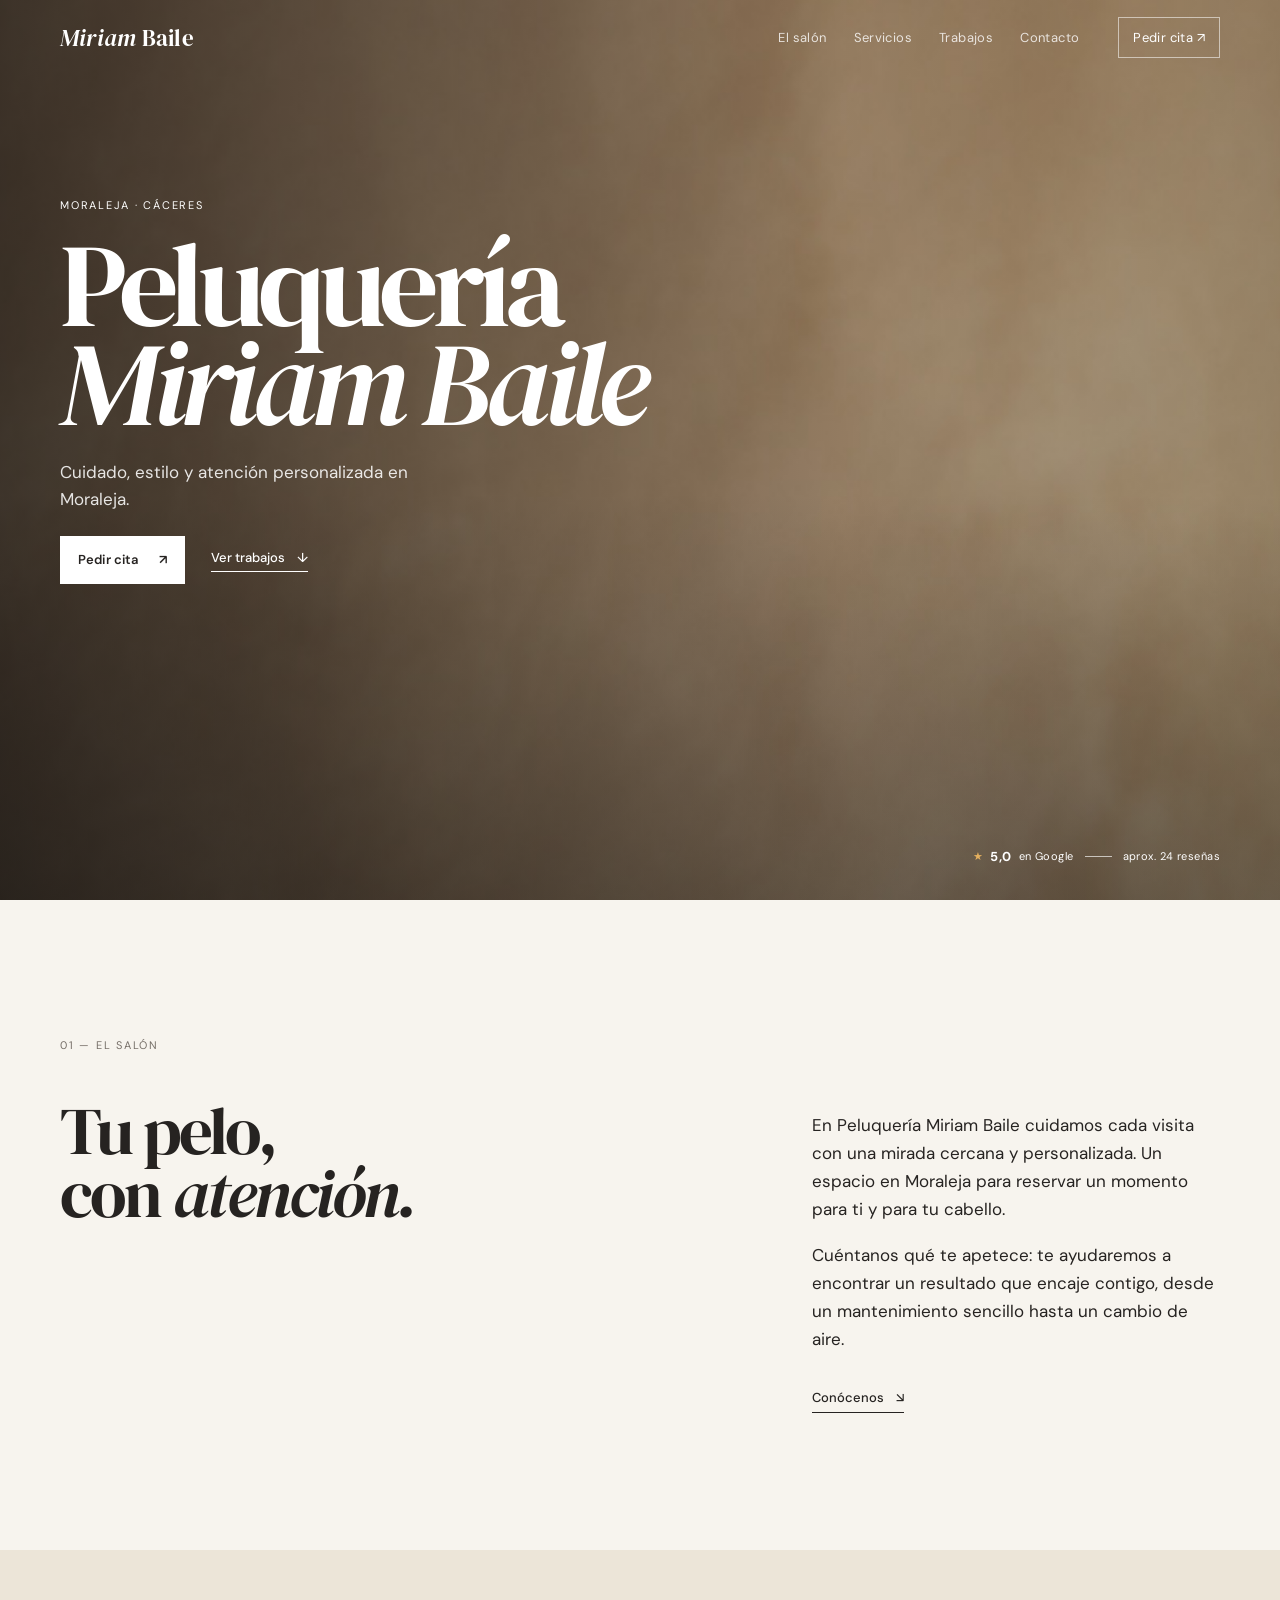
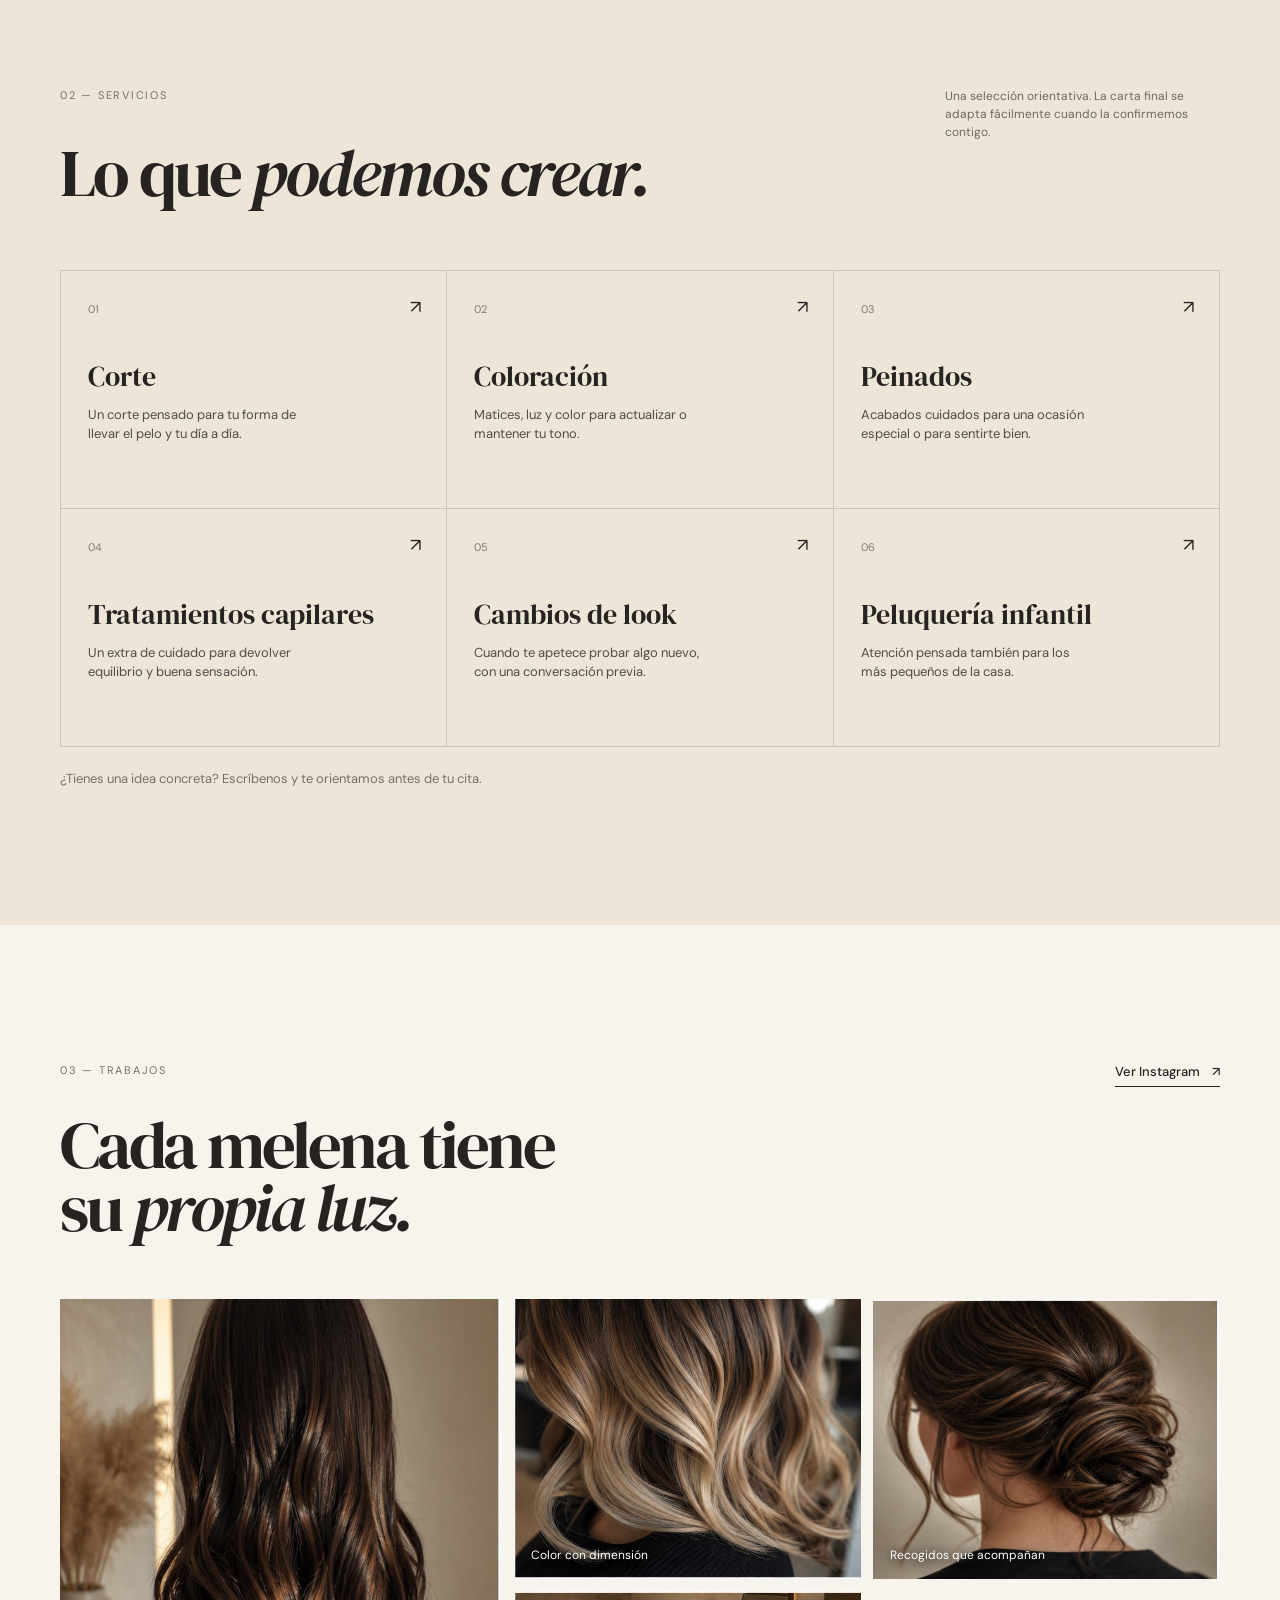
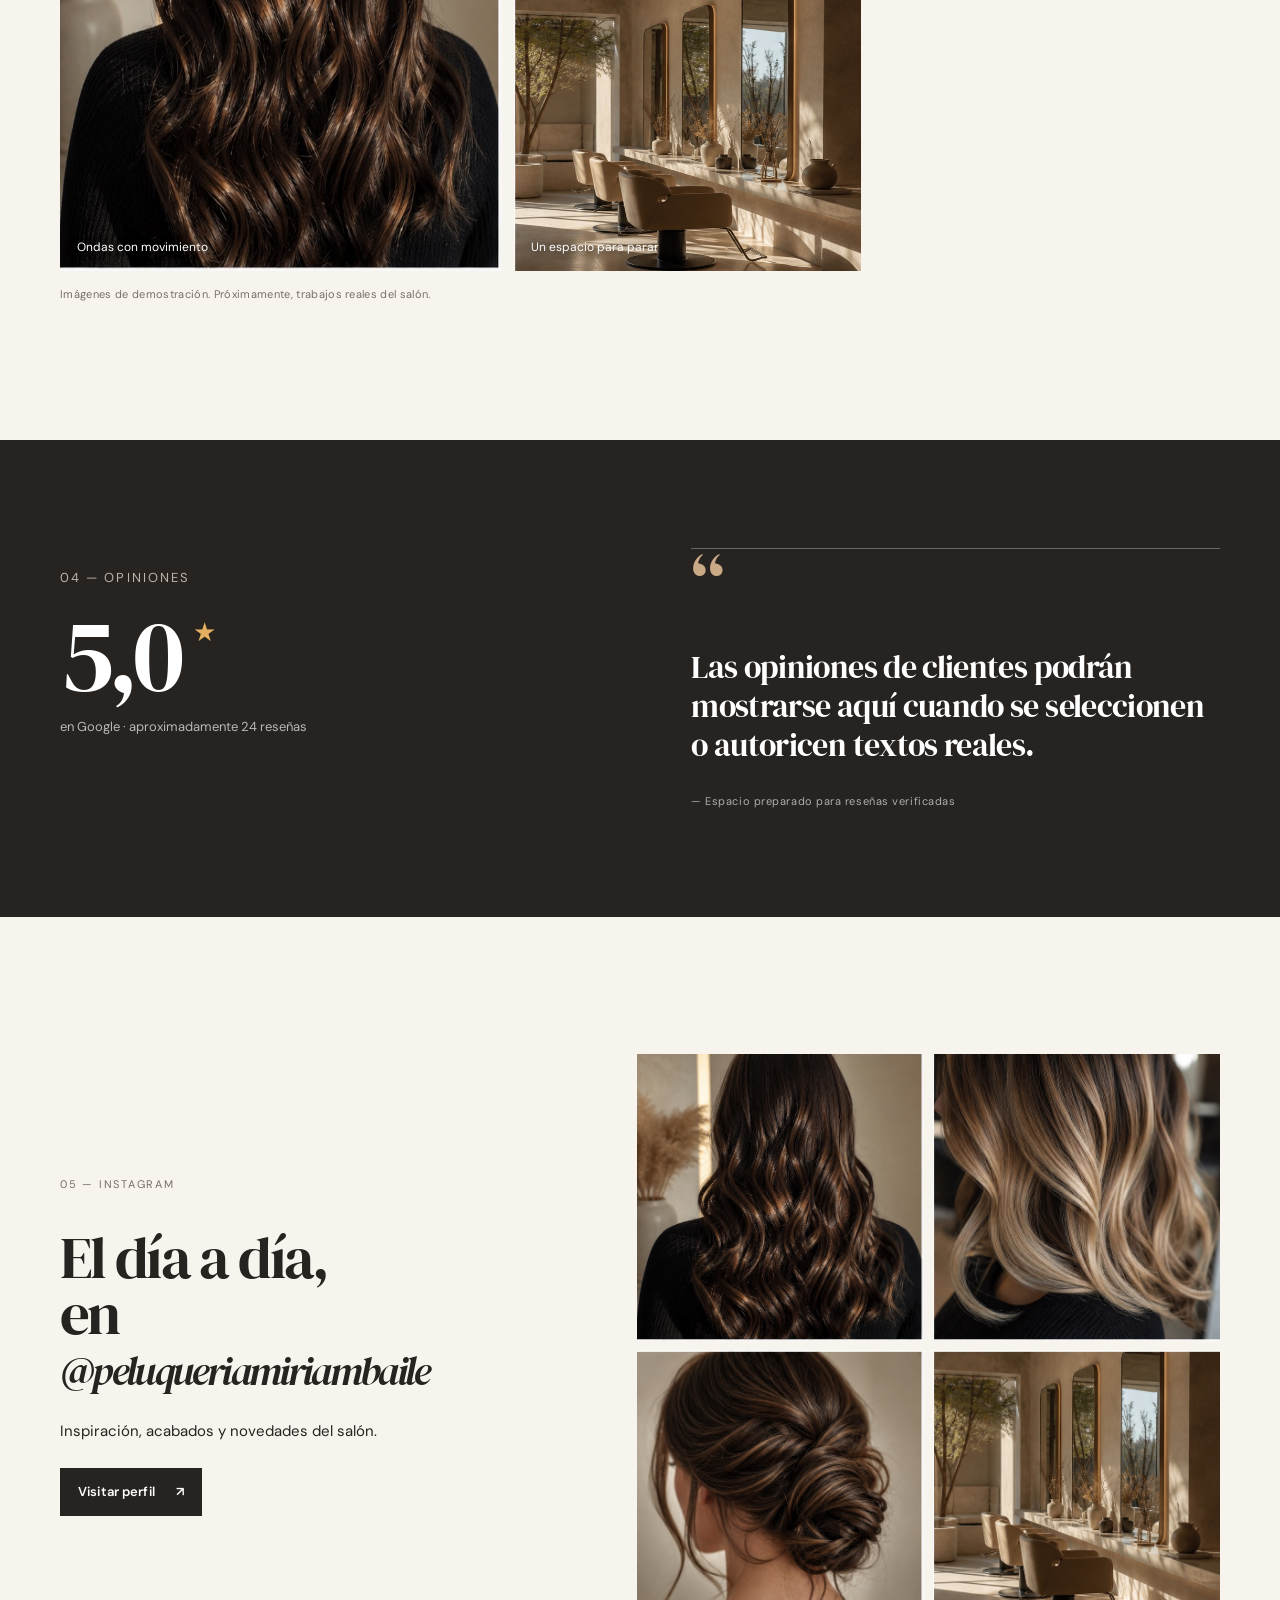
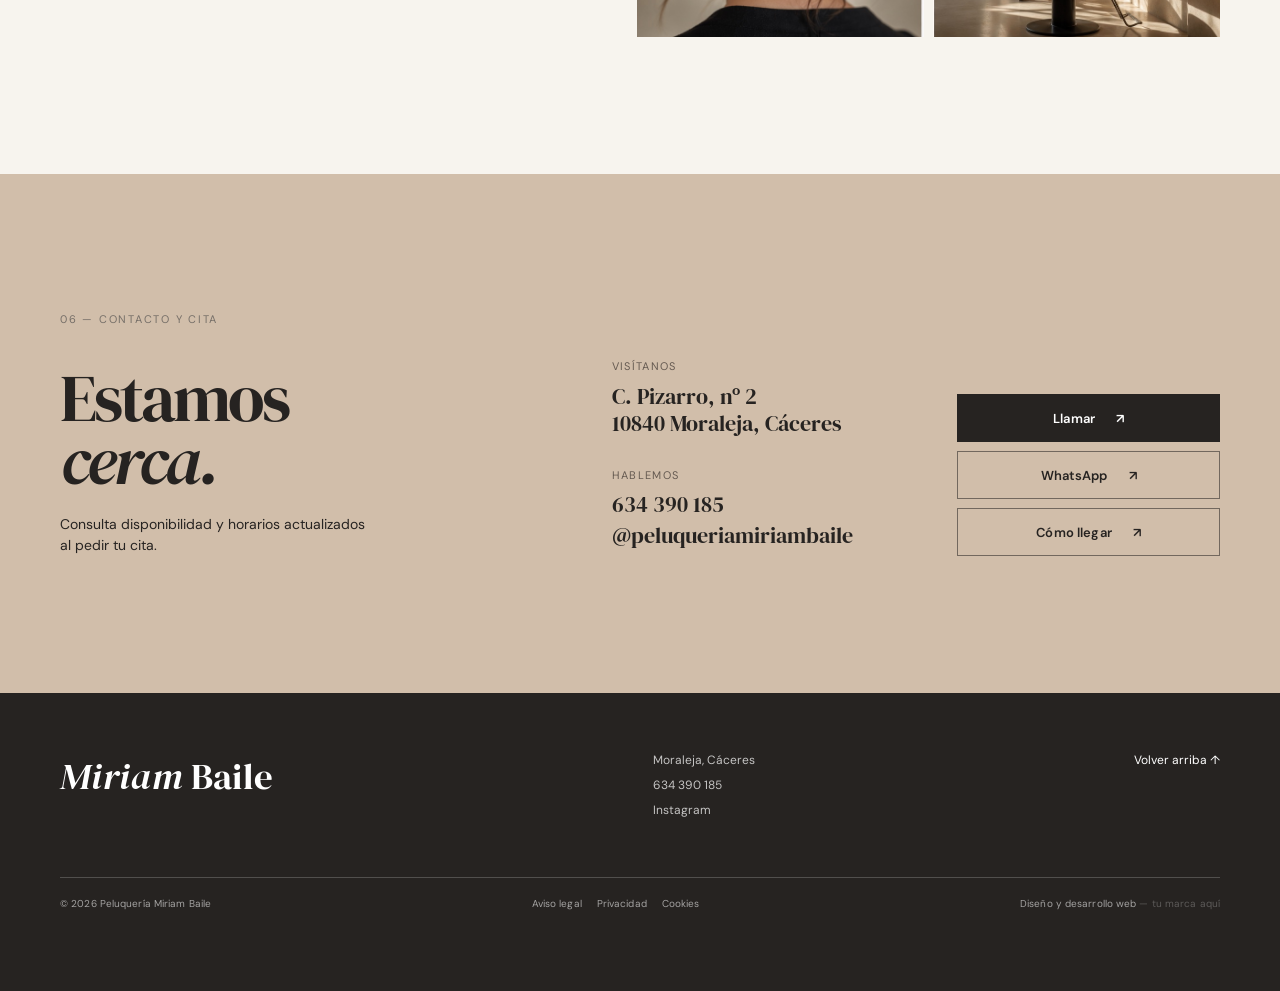
<file: index.html>
<!doctype html>
<html lang="es">
<head>
  <meta charset="utf-8"><meta name="viewport" content="width=device-width, initial-scale=1">
  <meta name="description" content="Peluquería Miriam Baile en Moraleja, Cáceres. Cuidado, estilo y atención personalizada. Pide tu cita por teléfono o WhatsApp.">
  <meta name="robots" content="index, follow"><meta name="theme-color" content="#262321">
  <meta property="og:type" content="website"><meta property="og:locale" content="es_ES"><meta property="og:title" content="Peluquería Miriam Baile | Moraleja, Cáceres"><meta property="og:description" content="Cuidado, estilo y atención personalizada en Moraleja."><meta property="og:image" content="assets/editorial-salon.jpg"><meta name="twitter:card" content="summary_large_image">
  <link rel="canonical" href="https://peluqueriamiriambaile.es/"><link rel="icon" href="favicon.svg" type="image/svg+xml"><link rel="manifest" href="site.webmanifest"><link rel="preconnect" href="https://fonts.googleapis.com"><link rel="preconnect" href="https://fonts.gstatic.com" crossorigin><link href="https://fonts.googleapis.com/css2?family=DM+Sans:opsz,wght@9..40,400;9..40,500;9..40,600&family=DM+Serif+Display:ital@0;1&display=swap" rel="stylesheet"><link rel="stylesheet" href="styles.css">
  <title>Peluquería Miriam Baile | Peluquería en Moraleja, Cáceres</title>
</head>
<body>
  <a class="skip-link" href="#contenido">Saltar al contenido</a>
  <header class="header" data-header><a class="brand" href="#inicio" aria-label="Peluquería Miriam Baile, inicio"><span>Miriam</span> Baile</a><button class="menu-button" type="button" aria-label="Abrir menú" aria-expanded="false" data-menu-button><span></span><span></span></button><nav class="nav" aria-label="Navegación principal" data-nav><a href="#el-salon">El salón</a><a href="#servicios">Servicios</a><a href="#trabajos">Trabajos</a><a href="#contacto">Contacto</a><a class="nav-cta" data-whatsapp href="#">Pedir cita <span aria-hidden="true">↗</span></a></nav></header>
  <main id="contenido">
    <section class="hero" id="inicio" aria-labelledby="hero-title"><div class="hero-image" role="img" aria-label="Detalle editorial de una melena con ondas"></div><div class="hero-shade"></div><div class="hero-content wrap"><p class="eyebrow reveal">Moraleja · Cáceres</p><h1 id="hero-title" class="reveal">Peluquería<br><em>Miriam Baile</em></h1><p class="hero-copy reveal">Un espacio para cuidar tu cabello, encontrar tu estilo y salir sintiéndote tú.</p><div class="hero-actions reveal"><a class="button button-light" data-whatsapp href="#">Pedir cita <span aria-hidden="true">↗</span></a><a class="text-link text-link-light" href="#trabajos">Ver trabajos <span aria-hidden="true">↓</span></a></div></div><div class="hero-note"><span class="star" aria-hidden="true">★</span> <strong>5,0</strong> en Google <span class="note-rule"></span> aprox. 24 reseñas</div></section>
    <section class="intro section wrap" id="el-salon" aria-labelledby="intro-title"><div class="section-label reveal">01 — El salón</div><div class="intro-grid"><h2 id="intro-title" class="display reveal">Tu pelo,<br>con <em>atención.</em></h2><div class="intro-text reveal"><p>En Peluquería Miriam Baile cuidamos cada visita con una mirada cercana y personalizada. Un espacio en Moraleja para reservar un momento para ti y para tu cabello.</p><p>Cuéntanos qué te apetece: te ayudaremos a encontrar un resultado que encaje contigo, desde un mantenimiento sencillo hasta un cambio de aire.</p><a href="#contacto" class="text-link">Conócenos <span aria-hidden="true">↘</span></a></div></div></section>
    <section class="services section" id="servicios" aria-labelledby="services-title"><div class="wrap"><div class="section-top"><div class="section-label reveal">02 — Servicios</div><p class="subtle reveal">Una selección orientativa. La carta final se adapta fácilmente cuando la confirmemos contigo.</p></div><h2 id="services-title" class="display reveal">Lo que <em>podemos crear.</em></h2><div class="service-grid" data-services></div><p class="service-note reveal">¿Tienes una idea concreta? Escríbenos y te orientamos antes de tu cita.</p></div></section>
    <section class="work section wrap" id="trabajos" aria-labelledby="work-title"><div class="section-top"><div class="section-label reveal">03 — Trabajos</div><a class="text-link reveal" data-instagram href="#" target="_blank" rel="noopener">Ver Instagram <span aria-hidden="true">↗</span></a></div><h2 id="work-title" class="display reveal">Cada melena tiene<br>su <em>propia luz.</em></h2><!-- Sustituye las imágenes de esta cuadrícula por fotografías propias autorizadas. --><div class="gallery reveal" aria-label="Galería de trabajos de ejemplo"><figure class="tile tile-one"><div role="img" aria-label="Ejemplo visual de melena con ondas"></div><figcaption>Ondas con movimiento</figcaption></figure><figure class="tile tile-two"><div role="img" aria-label="Ejemplo visual de color rubio cálido"></div><figcaption>Color con dimensión</figcaption></figure><figure class="tile tile-three"><div role="img" aria-label="Ejemplo visual de recogido elegante"></div><figcaption>Recogidos que acompañan</figcaption></figure><figure class="tile tile-four"><div role="img" aria-label="Ejemplo visual de interior de salón"></div><figcaption>Un espacio para parar</figcaption></figure></div><p class="gallery-caption reveal">Imágenes de demostración. Próximamente, trabajos reales del salón.</p></section>
    <section class="review-section" aria-labelledby="reviews-title"><div class="wrap review-grid"><div class="review-score reveal"><p class="section-label">04 — Opiniones</p><h2 id="reviews-title"><span>5,0</span> <b>★</b></h2><p>en Google · aproximadamente 24 reseñas</p></div><blockquote class="review-placeholder reveal"><span class="quote-mark">“</span><p>Las opiniones de clientes podrán mostrarse aquí cuando se seleccionen o autoricen textos reales.</p><footer>— Espacio preparado para reseñas verificadas</footer></blockquote></div></section>
    <section class="instagram section wrap" aria-labelledby="instagram-title"><div class="instagram-copy reveal"><div class="section-label">05 — Instagram</div><h2 id="instagram-title" class="display">El día a día,<br>en <em>@peluqueriamiriambaile</em></h2><p>Inspiración, acabados y novedades del salón.</p><a class="button button-dark" data-instagram href="#" target="_blank" rel="noopener">Visitar perfil <span aria-hidden="true">↗</span></a></div><div class="insta-feed reveal" aria-label="Vista previa de Instagram"><div class="insta-one"></div><div class="insta-two"></div><div class="insta-three"></div><div class="insta-four"></div></div></section>
    <section class="contact section" id="contacto" aria-labelledby="contact-title"><div class="wrap contact-grid"><div class="contact-head reveal"><div class="section-label">06 — Contacto y cita</div><h2 id="contact-title" class="display">Estamos<br><em>cerca.</em></h2><p>Consulta disponibilidad y horarios actualizados al pedir tu cita.</p></div><div class="contact-details reveal"><div><p class="detail-label">Visítanos</p><a data-maps href="#" target="_blank" rel="noopener">C. Pizarro, nº 2<br>10840 Moraleja, Cáceres</a></div><div><p class="detail-label">Hablemos</p><a data-tel href="#">634 390 185</a><a data-instagram href="#" target="_blank" rel="noopener">@peluqueriamiriambaile</a></div></div><div class="contact-actions reveal"><a class="button button-dark" data-tel href="#">Llamar <span aria-hidden="true">↗</span></a><a class="button button-outline" data-whatsapp href="#">WhatsApp <span aria-hidden="true">↗</span></a><a class="button button-outline" data-maps href="#" target="_blank" rel="noopener">Cómo llegar <span aria-hidden="true">↗</span></a></div></div></section>
  </main>
  <footer class="footer"><div class="wrap footer-top"><a class="brand brand-footer" href="#inicio"><span>Miriam</span> Baile</a><div class="footer-address"><span>Moraleja, Cáceres</span><a data-tel href="#">634 390 185</a><a data-instagram href="#" target="_blank" rel="noopener">Instagram</a></div><a class="back-top" href="#inicio">Volver arriba <span aria-hidden="true">↑</span></a></div><div class="wrap footer-bottom"><span>© <span data-year></span> Peluquería Miriam Baile</span><div><a href="aviso-legal.html">Aviso legal</a><a href="privacidad.html">Privacidad</a><a href="cookies.html">Cookies</a></div><span class="credit">Diseño y desarrollo web <em>— tu marca aquí</em></span></div></footer>
  <nav class="mobile-bar" aria-label="Acciones rápidas"><a data-whatsapp href="#">WhatsApp</a><a data-tel href="#">Llamar</a><a class="mobile-appointment" data-whatsapp href="#">Pedir cita</a></nav><script type="application/ld+json" data-schema></script><script src="config.js"></script><script src="main.js"></script>
</body></html>
</file>
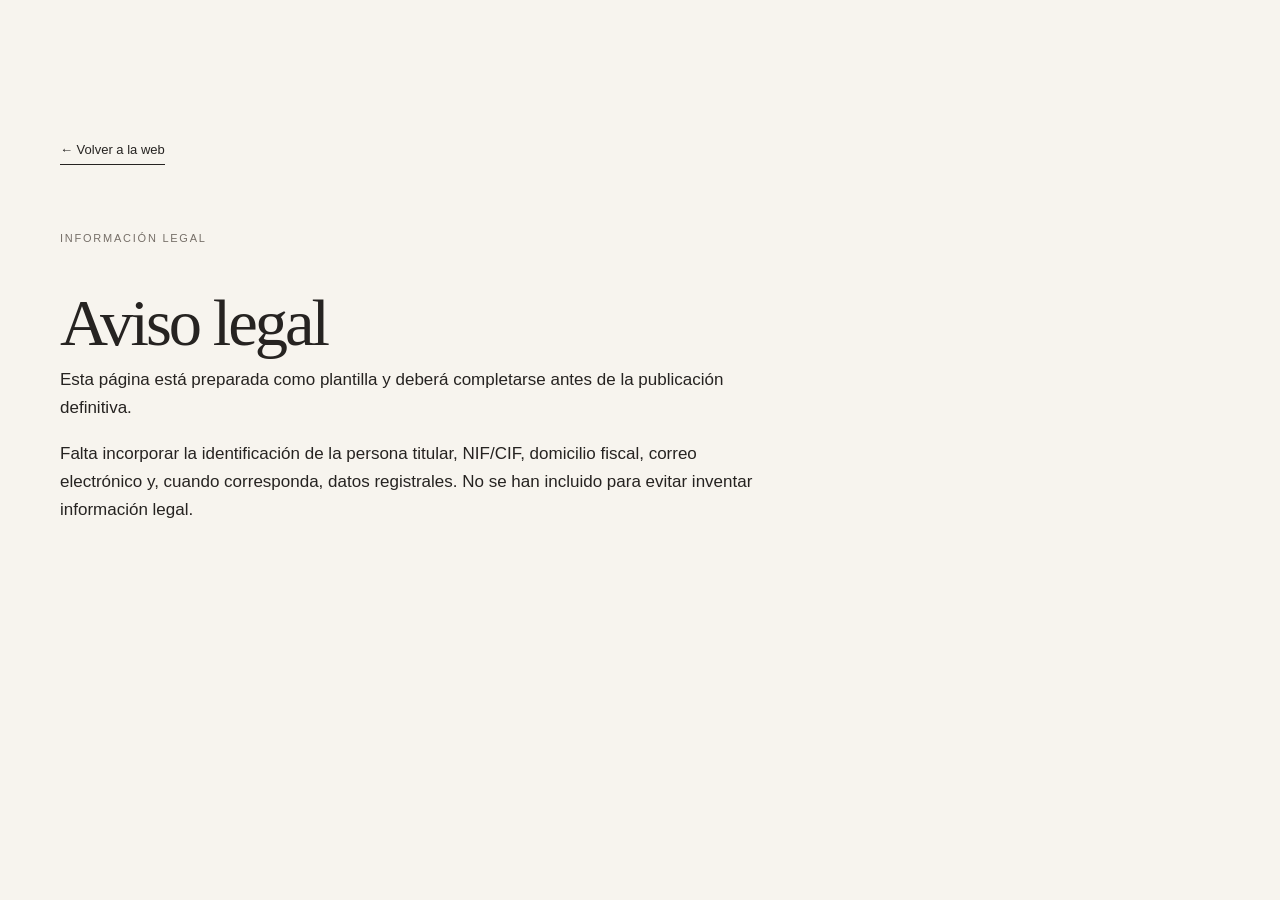
<file: aviso-legal.html>
<!doctype html><html lang="es"><head><meta charset="utf-8"><meta name="viewport" content="width=device-width,initial-scale=1"><meta name="robots" content="noindex"><title>Aviso legal | Peluquería Miriam Baile</title><link rel="stylesheet" href="styles.css"></head><body><main class="section wrap" style="min-height:70vh"><a class="text-link" href="index.html">← Volver a la web</a><p class="section-label" style="margin-top:65px">Información legal</p><h1 class="display">Aviso legal</h1><div class="intro-text" style="max-width:720px"><p>Esta página está preparada como plantilla y deberá completarse antes de la publicación definitiva.</p><p>Falta incorporar la identificación de la persona titular, NIF/CIF, domicilio fiscal, correo electrónico y, cuando corresponda, datos registrales. No se han incluido para evitar inventar información legal.</p></div></main></body></html>
</file>
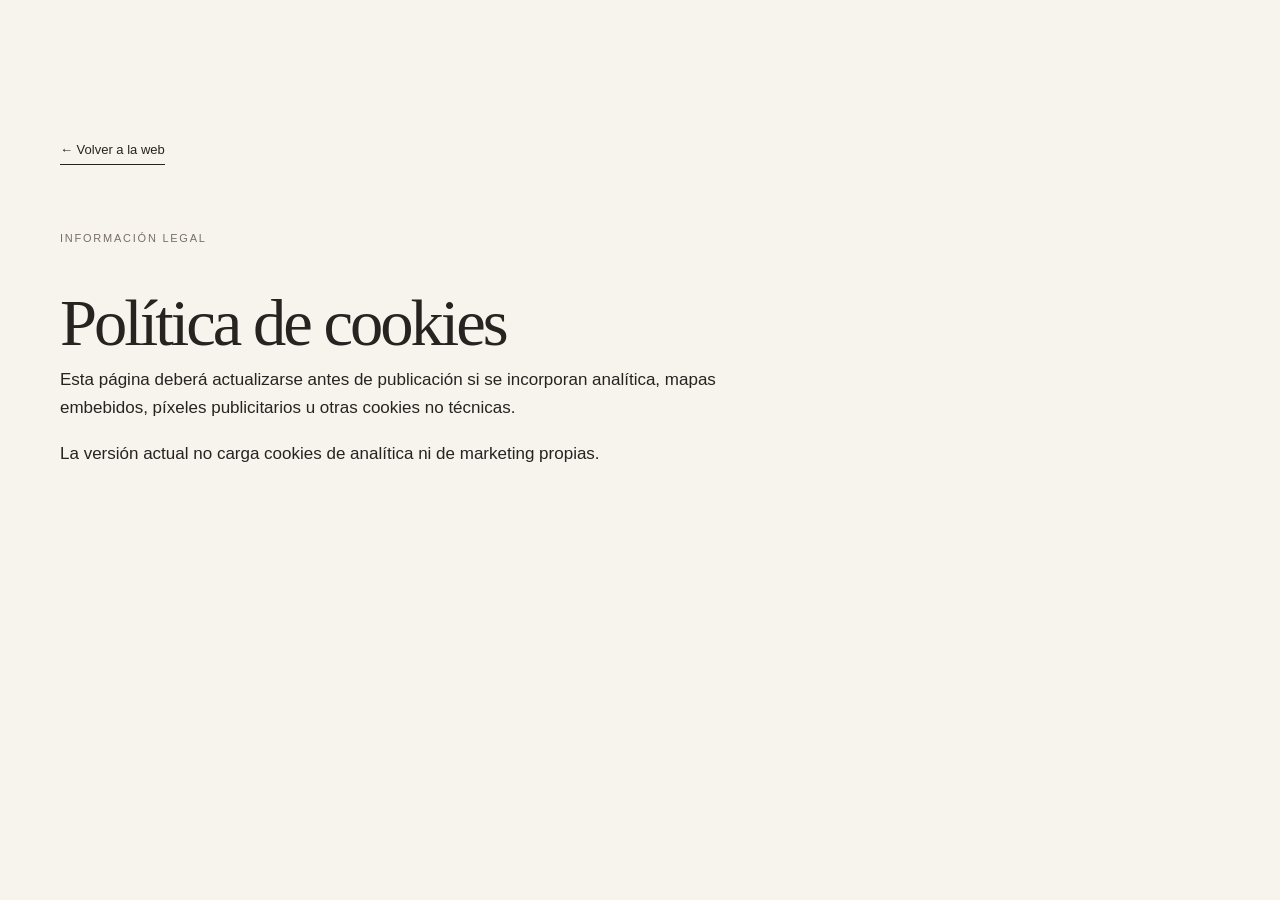
<file: cookies.html>
<!doctype html><html lang="es"><head><meta charset="utf-8"><meta name="viewport" content="width=device-width,initial-scale=1"><meta name="robots" content="noindex"><title>Política de cookies | Peluquería Miriam Baile</title><link rel="stylesheet" href="styles.css"></head><body><main class="section wrap" style="min-height:70vh"><a class="text-link" href="index.html">← Volver a la web</a><p class="section-label" style="margin-top:65px">Información legal</p><h1 class="display">Política de cookies</h1><div class="intro-text" style="max-width:720px"><p>Esta página deberá actualizarse antes de publicación si se incorporan analítica, mapas embebidos, píxeles publicitarios u otras cookies no técnicas.</p><p>La versión actual no carga cookies de analítica ni de marketing propias.</p></div></main></body></html>
</file>
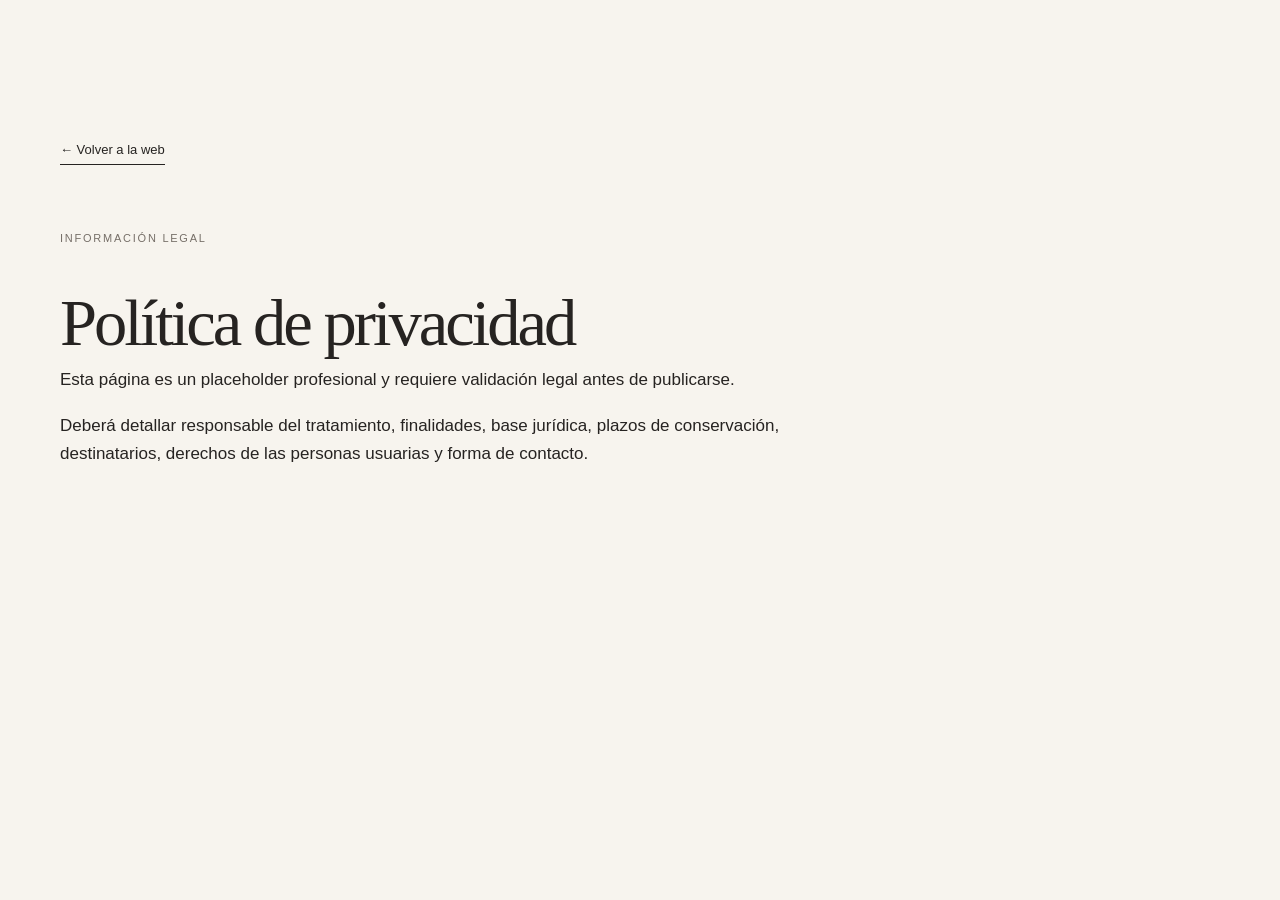
<file: privacidad.html>
<!doctype html><html lang="es"><head><meta charset="utf-8"><meta name="viewport" content="width=device-width,initial-scale=1"><meta name="robots" content="noindex"><title>Política de privacidad | Peluquería Miriam Baile</title><link rel="stylesheet" href="styles.css"></head><body><main class="section wrap" style="min-height:70vh"><a class="text-link" href="index.html">← Volver a la web</a><p class="section-label" style="margin-top:65px">Información legal</p><h1 class="display">Política de privacidad</h1><div class="intro-text" style="max-width:720px"><p>Esta página es un placeholder profesional y requiere validación legal antes de publicarse.</p><p>Deberá detallar responsable del tratamiento, finalidades, base jurídica, plazos de conservación, destinatarios, derechos de las personas usuarias y forma de contacto.</p></div></main></body></html>
</file>
<file: styles.css>
:root{--ink:#262321;--paper:#f7f4ee;--cream:#ece5d8;--sand:#d3c2ac;--line:rgba(38,35,33,.17);--serif:'DM Serif Display',Georgia,serif;--sans:'DM Sans',Arial,sans-serif}*{box-sizing:border-box}html{scroll-behavior:smooth}body{margin:0;background:var(--paper);font-family:var(--sans);color:var(--ink);font-size:16px;line-height:1.5}a{color:inherit;text-decoration:none}button{font:inherit}.wrap{width:min(1160px,calc(100% - 48px));margin:auto}.skip-link{background:#fff;color:#000;position:fixed;z-index:30;top:-100px;left:16px;padding:10px 15px}.skip-link:focus{top:16px}.header{height:75px;position:absolute;z-index:10;top:0;left:0;width:100%;padding:0 max(24px,calc((100vw - 1160px)/2));display:flex;align-items:center;justify-content:space-between;color:#fff;transition:background .3s,box-shadow .3s}.header.is-scrolled{position:fixed;background:rgba(38,35,33,.95);box-shadow:0 4px 20px rgba(0,0,0,.12)}.brand{font:23px var(--serif);letter-spacing:.01em}.brand span{font-style:italic}.nav{display:flex;align-items:center;gap:27px;font-size:13px;letter-spacing:.03em}.nav>a:not(.nav-cta){opacity:.8}.nav>a:hover{opacity:1}.nav-cta{margin-left:12px;border:1px solid rgba(255,255,255,.55);padding:10px 14px}.menu-button{display:none}.hero{min-height:720px;height:100svh;position:relative;display:grid;align-items:end;overflow:hidden;color:#fff}.hero-image{position:absolute;inset:0;background:url('assets/editorial-salon.jpg') 0 0/200% 200%;transform:scale(1.01)}.hero-shade{position:absolute;inset:0;background:linear-gradient(90deg,rgba(20,18,16,.70),rgba(20,18,16,.19) 66%,rgba(20,18,16,.31)),linear-gradient(0deg,rgba(20,18,16,.36),transparent 45%)}.hero-content{z-index:1;padding-bottom:13.2vh}.eyebrow,.section-label{font-size:11px;letter-spacing:.16em;text-transform:uppercase}.eyebrow{margin:0 0 22px;opacity:.8}.hero h1{font:clamp(60px,9.2vw,130px)/.83 var(--serif);margin:0;letter-spacing:-.055em}.hero h1 em,.display em{font-weight:normal}.hero-copy{max-width:370px;margin:28px 0 24px;font-size:17px;line-height:1.55;color:rgba(255,255,255,.87)}.hero-actions{display:flex;gap:26px;align-items:center}.button{min-height:48px;padding:13px 18px;display:inline-flex;align-items:center;justify-content:center;gap:21px;font-weight:600;font-size:13px;letter-spacing:.01em;transition:transform .25s,background .25s,color .25s}.button:hover{transform:translateY(-2px)}.button-light{background:#fff;color:var(--ink)}.text-link{border-bottom:1px solid currentColor;padding-bottom:4px;font-size:13px;font-weight:500;display:inline-flex;gap:12px;align-items:center}.text-link-light{color:#fff}.hero-note{z-index:1;position:absolute;right:max(24px,calc((100vw - 1160px)/2));bottom:34px;font-size:11px;letter-spacing:.04em;display:flex;gap:7px;align-items:center}.hero-note strong{font-size:13px}.star{color:#e4b05f}.note-rule{display:inline-block;width:27px;height:1px;background:rgba(255,255,255,.65);margin:0 4px}.section{padding:137px 0}.intro-grid{display:grid;grid-template-columns:1.1fr .72fr;gap:10vw;align-items:start}.section-label{margin-bottom:45px;color:#766f68}.display{font:clamp(45px,5.2vw,76px)/.95 var(--serif);letter-spacing:-.045em;margin:0}.intro-text{padding-top:12px;font-size:17px;line-height:1.65}.intro-text p{margin:0 0 18px}.intro-text .text-link{margin-top:16px}.services{background:var(--cream)}.section-top{display:flex;justify-content:space-between;align-items:flex-start}.section-top .section-label{margin-bottom:34px}.subtle{font-size:12px;line-height:1.5;color:#70685f;max-width:275px;margin:0}.service-grid{display:grid;grid-template-columns:repeat(3,1fr);margin-top:65px;border-top:1px solid var(--line);border-left:1px solid var(--line)}.service-card{position:relative;min-height:238px;padding:25px 27px;border-right:1px solid var(--line);border-bottom:1px solid var(--line);transition:background .25s,color .25s}.service-card:hover{background:var(--ink);color:#fff}.service-card>span{font-size:11px;color:#837b71}.service-card h3{font:28px var(--serif);margin:37px 0 10px}.service-card p{font-size:13px;line-height:1.5;margin:0;max-width:230px;opacity:.78}.service-card i{font-style:normal;position:absolute;right:25px;top:23px;font-size:18px}.service-note{font-size:13px;margin:22px 0 0;color:#766f68}.gallery{margin-top:60px;display:grid;grid-template-columns:1.12fr .88fr .88fr;grid-template-rows:280px 280px;gap:12px}.tile{margin:0;overflow:hidden;position:relative;background:#ddd}.tile div,.insta-feed div{width:100%;height:100%;background-image:url('assets/editorial-salon.jpg');background-size:200% 200%;transition:transform .65s cubic-bezier(.2,.7,.2,1)}.tile:hover div{transform:scale(1.05)}.tile figcaption{position:absolute;bottom:15px;left:17px;color:white;font-size:12px;text-shadow:0 1px 10px #000}.tile-one{grid-row:span 2}.tile-one div{background-position:0 0}.tile-two div{background-position:100% 0}.tile-three div{background-position:0 100%}.tile-four div{background-position:100% 100%}.gallery-caption{font-size:11px;letter-spacing:.03em;color:#766f68;margin:15px 0 0}.review-section{background:var(--ink);color:#fff;padding:108px 0}.review-grid{display:grid;grid-template-columns:1fr 1fr;gap:8vw}.review-score .section-label{color:#bdb4a9;margin-bottom:28px}.review-score h2{font:clamp(70px,8vw,115px)/.8 var(--serif);letter-spacing:-.06em;margin:0}.review-score h2 b{font:26px var(--sans);vertical-align:top;color:#e4b05f}.review-score>p{margin:20px 0 0;color:rgba(255,255,255,.68);font-size:13px}.review-placeholder{margin:0;padding:12px 0 0;border-top:1px solid rgba(255,255,255,.3)}.quote-mark{font:80px/.6 var(--serif);color:#caa986}.review-placeholder p{font:clamp(23px,2.5vw,34px)/1.22 var(--serif);letter-spacing:-.02em;margin:28px 0}.review-placeholder footer{font-size:11px;color:rgba(255,255,255,.63);letter-spacing:.05em}.instagram{display:grid;grid-template-columns:.91fr 1.09fr;gap:7vw;align-items:center}.instagram-copy .section-label{margin-bottom:38px}.instagram-copy .display{font-size:clamp(41px,4.6vw,66px)}.instagram-copy .display em{display:block;font-size:.68em;line-height:1.2;margin-top:5px}.instagram-copy p{font-size:15px;margin:25px 0}.button-dark{background:var(--ink);color:#fff}.insta-feed{display:grid;grid-template-columns:1fr 1fr;gap:9px;aspect-ratio:1}.insta-one{background-position:0 0}.insta-two{background-position:100% 0}.insta-three{background-position:0 100%}.insta-four{background-position:100% 100%}.contact{background:#d1beaa}.contact-grid{display:grid;grid-template-columns:1.3fr .75fr .7fr;gap:5vw;align-items:end}.contact-head .section-label{margin-bottom:38px}.contact-head>p{font-size:14px;max-width:310px;margin:22px 0 0}.contact-details{padding-bottom:4px}.contact-details>div+div{margin-top:29px}.detail-label{font-size:11px;letter-spacing:.12em;text-transform:uppercase;margin:0 0 8px;color:#655a51}.contact-details a{display:block;font:22px/1.25 var(--serif);margin-bottom:3px}.contact-details a:hover{text-decoration:underline}.contact-actions{display:grid;gap:9px}.button-outline{border:1px solid rgba(38,35,33,.55)}.footer{background:var(--ink);color:#fff;padding:58px 0 80px}.footer-top{display:flex;justify-content:space-between;align-items:flex-start;padding-bottom:58px;border-bottom:1px solid rgba(255,255,255,.2)}.brand-footer{font-size:37px}.footer-address{display:flex;flex-direction:column;font-size:12px;gap:7px;color:rgba(255,255,255,.73)}.footer-address a:hover,.back-top:hover{text-decoration:underline}.back-top{font-size:12px}.footer-bottom{padding-top:18px;display:flex;justify-content:space-between;gap:20px;font-size:10px;color:rgba(255,255,255,.58);letter-spacing:.01em}.footer-bottom div{display:flex;gap:15px}.footer-bottom a:hover{color:#fff}.credit em{font-style:normal;color:rgba(255,255,255,.25)}.mobile-bar{display:none}.reveal{opacity:0;transform:translateY(16px);transition:opacity .65s ease,transform .65s ease}.reveal.visible{opacity:1;transform:none}@media(prefers-reduced-motion:reduce){html{scroll-behavior:auto}.reveal{opacity:1;transform:none;transition:none}.tile div,.insta-feed div{transition:none}}@media(max-width:760px){body{padding-bottom:66px}.wrap{width:min(100% - 40px,560px)}.header{height:65px;padding:0 20px}.nav{visibility:hidden;opacity:0;position:fixed;inset:65px 0 auto;background:var(--ink);padding:22px 20px 28px;display:flex;flex-direction:column;align-items:stretch;gap:0;transform:translateY(-10px);transition:.2s}.nav.is-open{visibility:visible;opacity:1;transform:none}.nav a{padding:13px 0;font-size:15px}.nav-cta{margin:14px 0 0;padding:13px!important;text-align:center}.menu-button{background:none;border:0;width:34px;height:35px;display:grid;align-content:center;gap:6px;padding:7px;cursor:pointer}.menu-button span{height:1px;background:#fff;width:20px;display:block}.hero{height:100svh;min-height:600px}.hero-shade{background:linear-gradient(90deg,rgba(20,18,16,.62),rgba(20,18,16,.14)),linear-gradient(0deg,rgba(20,18,16,.52),transparent 60%)}.hero-content{padding-bottom:112px}.hero h1{font-size:clamp(57px,17vw,83px)}.hero-copy{font-size:15px;margin:24px 0}.hero-note{bottom:23px;left:20px;right:auto;font-size:10px}.section{padding:78px 0}.section-label{margin-bottom:29px}.intro-grid,.instagram,.contact-grid{grid-template-columns:1fr;gap:30px}.display{font-size:clamp(45px,13vw,62px)}.intro-text{padding-top:0;font-size:16px}.section-top{display:block}.section-top .section-label{margin-bottom:18px}.subtle{max-width:320px}.service-grid{grid-template-columns:1fr 1fr;margin-top:41px}.service-card{min-height:211px;padding:19px}.service-card h3{margin-top:31px;font-size:25px}.service-card p{font-size:12px}.service-card i{top:16px;right:17px}.gallery{margin-top:39px;grid-template-columns:1fr 1fr;grid-template-rows:245px 180px}.tile-one{grid-row:span 1}.tile-two{grid-row:span 1}.tile-three{grid-row:span 1}.tile-four{grid-row:span 1}.review-section{padding:77px 0}.review-grid{grid-template-columns:1fr;gap:55px}.review-placeholder p{font-size:26px}.instagram{gap:43px}.insta-feed{width:100%}.contact-grid{gap:38px}.contact-details{display:grid;grid-template-columns:1fr 1fr;gap:16px}.contact-details>div+div{margin:0}.contact-details a{font-size:18px}.footer{padding:45px 0 26px}.footer-top{display:grid;gap:35px;padding-bottom:37px}.footer-bottom{display:block;line-height:2}.footer-bottom div{margin:9px 0}.credit{display:block;margin-top:10px}.mobile-bar{position:fixed;z-index:20;bottom:0;left:0;width:100%;height:66px;display:grid;grid-template-columns:1fr 1fr 1.17fr;background:rgba(247,244,238,.97);backdrop-filter:blur(10px);border-top:1px solid var(--line);padding:8px 12px;gap:7px}.mobile-bar a{display:grid;place-items:center;font-size:11px;font-weight:600}.mobile-appointment{background:var(--ink);color:#fff}.reveal{transition-duration:.45s}}@media(max-width:380px){.hero h1{font-size:54px}.gallery{grid-template-rows:215px 155px}.contact-details{grid-template-columns:1fr}.contact-details>div+div{margin-top:19px}}
.hero-image{background-image:url('assets/hero-v2.jpg')}
</file>
